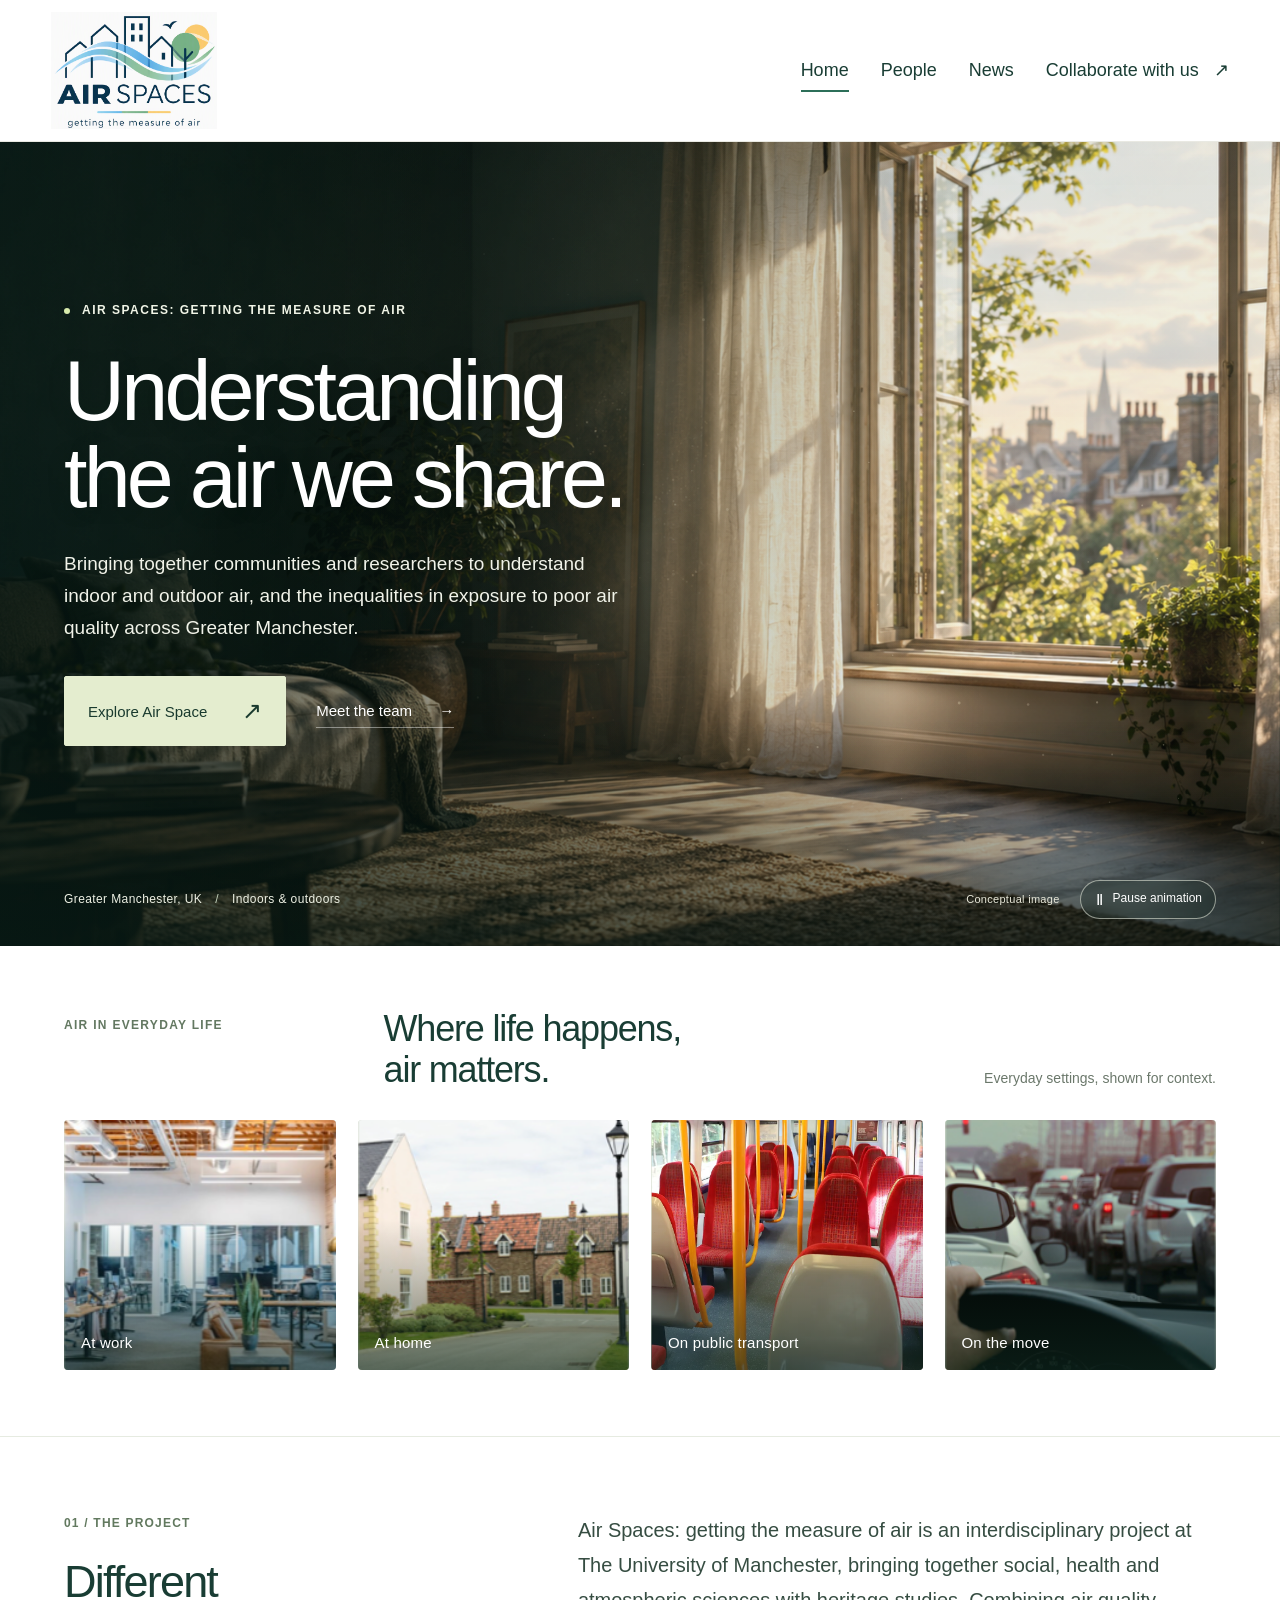
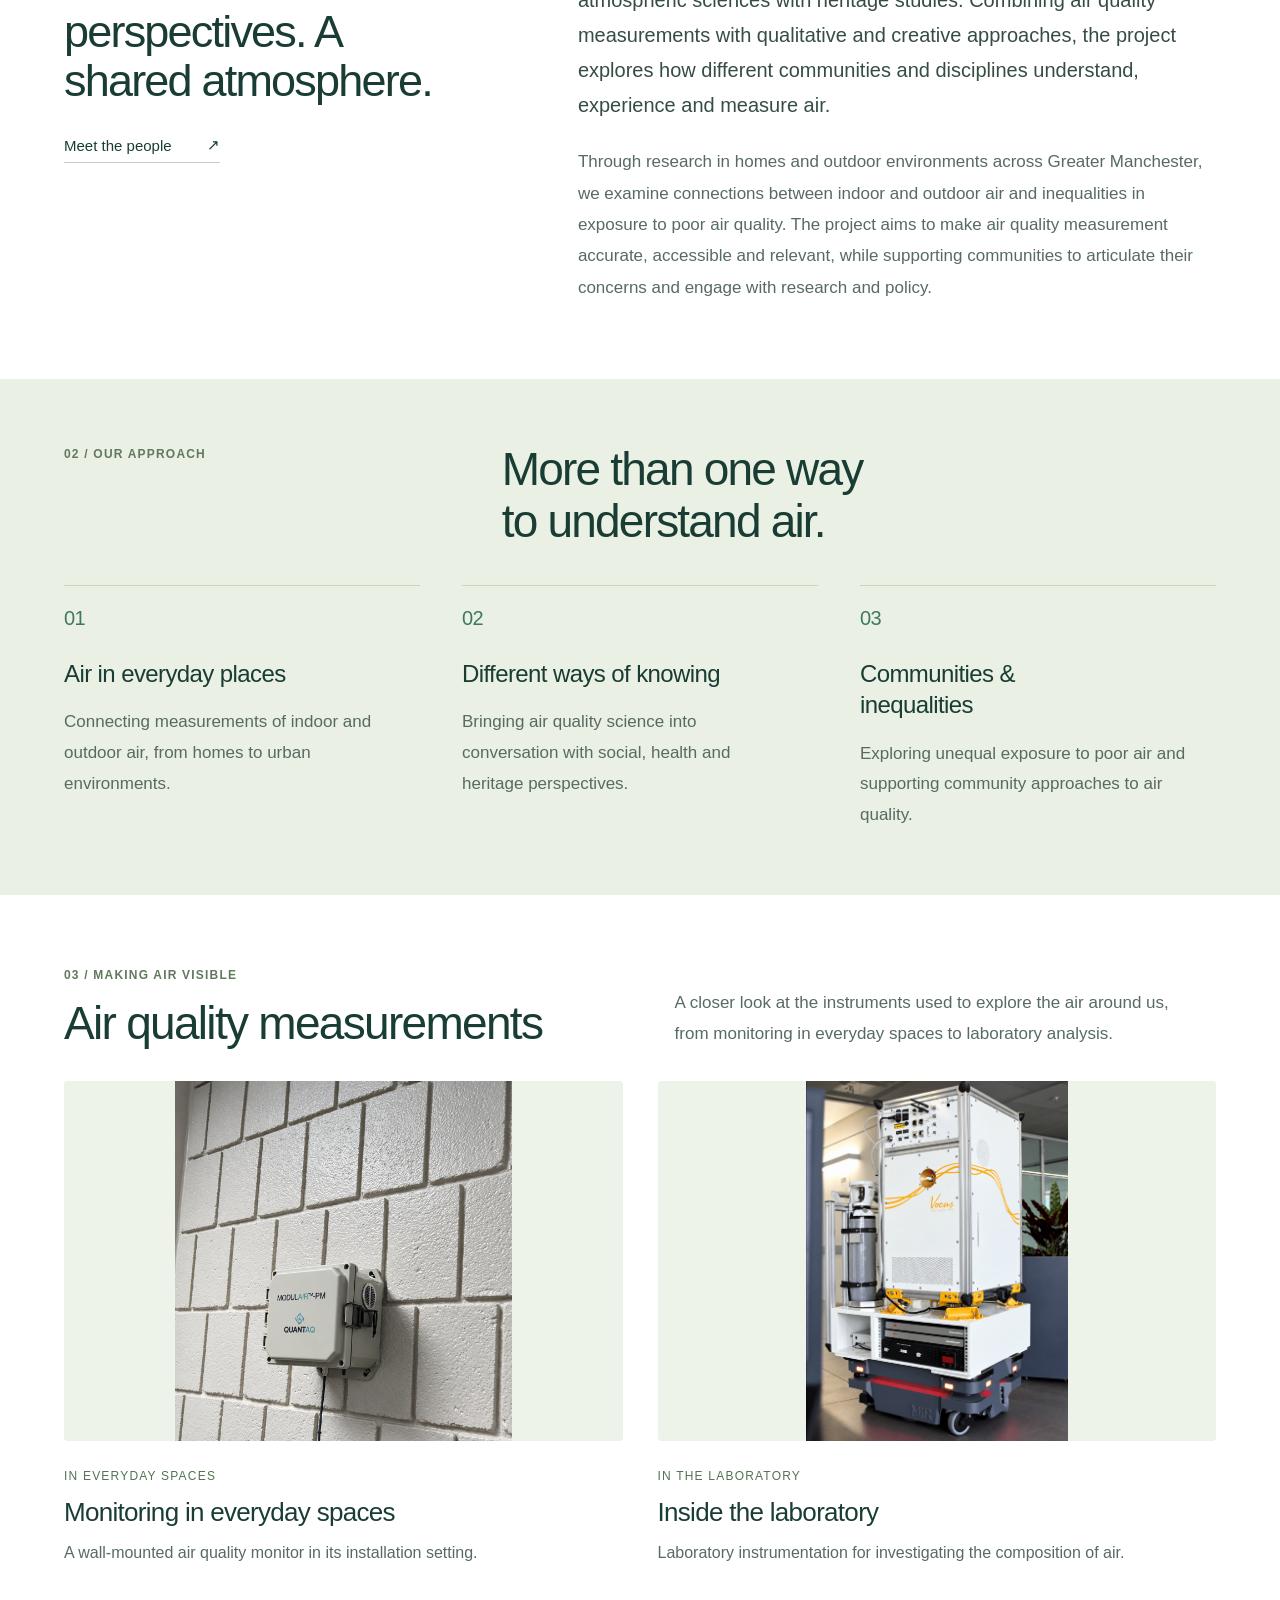
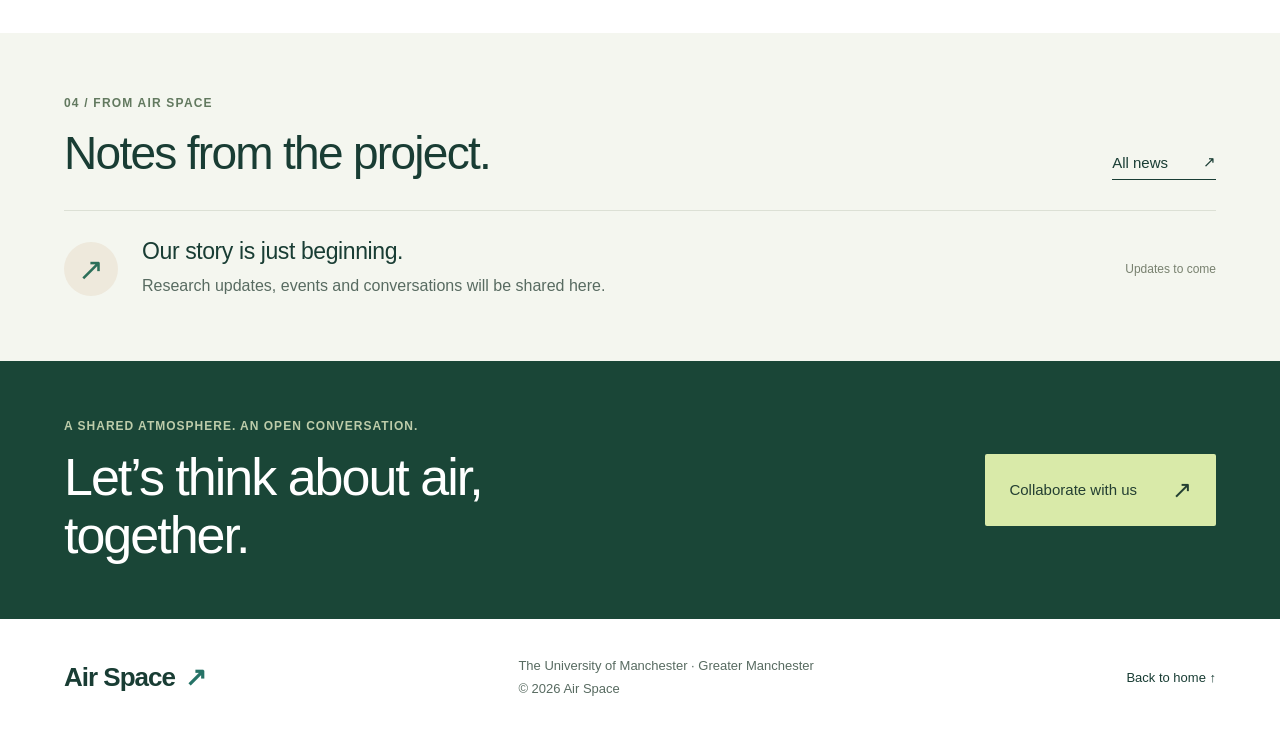
<file: index.html>
<!doctype html>
<html lang="en">
<head>
<meta charset="utf-8"><meta name="viewport" content="width=device-width, initial-scale=1">
<meta name="description" content="Air Space brings communities and researchers together to understand indoor and outdoor air quality and exposure inequalities across Greater Manchester.">
<link rel="icon" href="assets/logo.png?v=20261028-logo2" type="image/png">
<title>Air Space | Home</title><link rel="stylesheet" href="style.css?v=20261028-logo2"><script src="content.js" defer></script><script src="hero-motion.js?v=20261028-cinematic" defer></script><script src="site.js?v=20261028-logo2" defer></script>
</head>
<body>
<a class="skip" href="#main">Skip to content</a>
<header><div class="header-inner"><a class="brand brand-full-logo" href="#home" aria-label="Air Space home"><span id="brand-icon" class="brand-icon" aria-hidden="true">a<span>↗</span></span><span id="brand-name">Air Space</span></a><button class="menu-toggle" aria-expanded="false" aria-controls="navigation">Menu <span>☰</span></button><nav id="navigation" aria-label="Main navigation"><a href="#home">Home</a><a href="#people">People</a><a href="#news">News</a><a href="#collaborate">Collaborate with us <span>↗</span></a></nav></div></header>
<main id="main" tabindex="-1"></main>
<footer><a class="footer-brand" href="#home">Air Space<span>↗</span></a><div><p id="affiliation"></p><p>© <span id="year"></span> <span id="copyright-name"></span></p></div><a href="#home">Back to home ↑</a></footer>
<noscript>Please enable JavaScript to view the project content.</noscript>
</body></html>
</file>
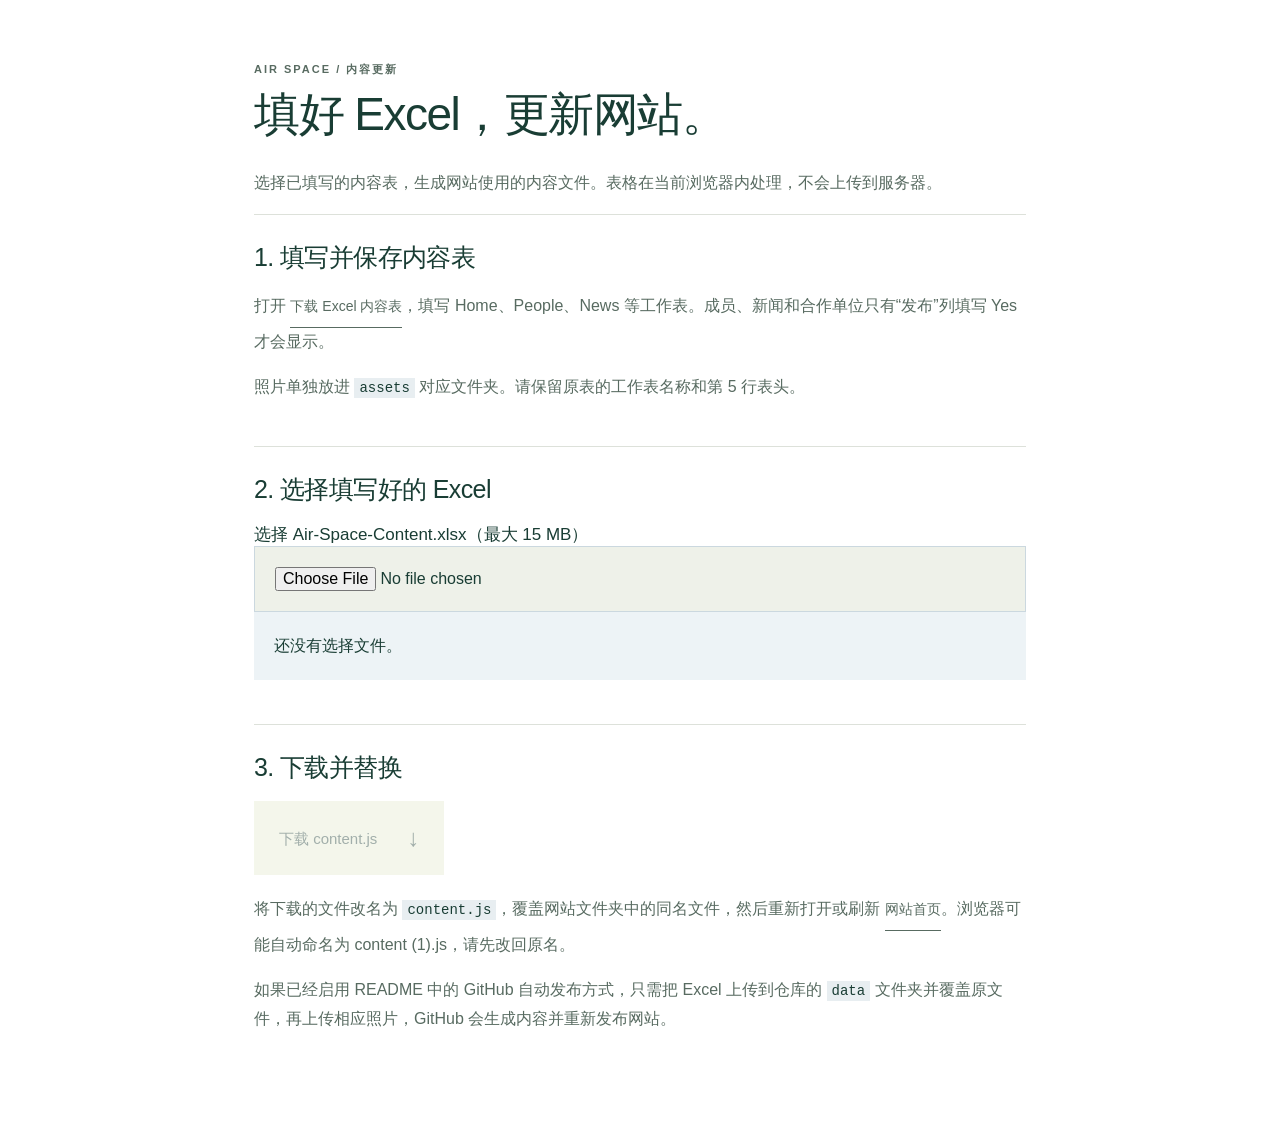
<file: update.html>
<!doctype html>
<html lang="zh-CN"><head><meta charset="utf-8"><meta name="viewport" content="width=device-width,initial-scale=1"><title>Air Space · 更新网站内容</title><link rel="stylesheet" href="style.css"><script src="content-tools.js" defer></script><script src="update.js" defer></script></head>
<body><main class="editor"><p class="eyebrow">Air Space / 内容更新</p><h1>填好 Excel，更新网站。</h1><p>选择已填写的内容表，生成网站使用的内容文件。表格在当前浏览器内处理，不会上传到服务器。</p>
<section class="editor-step"><h2>1. 填写并保存内容表</h2><p>打开 <a class="text-link" href="data/Air-Space-Content.xlsx" download>下载 Excel 内容表</a>，填写 Home、People、News 等工作表。成员、新闻和合作单位只有“发布”列填写 Yes 才会显示。</p><p>照片单独放进 <code>assets</code> 对应文件夹。请保留原表的工作表名称和第 5 行表头。</p></section>
<section class="editor-step"><h2>2. 选择填写好的 Excel</h2><label for="workbook">选择 Air-Space-Content.xlsx（最大 15 MB）</label><input id="workbook" type="file" accept=".xlsx"><p id="status" class="editor-status" role="status">还没有选择文件。</p><div id="summary"></div></section>
<section class="editor-step"><h2>3. 下载并替换</h2><button id="download" class="button" disabled>下载 content.js <span>↓</span></button><p style="margin-top:20px">将下载的文件改名为 <code>content.js</code>，覆盖网站文件夹中的同名文件，然后重新打开或刷新 <a class="text-link" href="index.html">网站首页</a>。浏览器可能自动命名为 content (1).js，请先改回原名。</p><p>如果已经启用 README 中的 GitHub 自动发布方式，只需把 Excel 上传到仓库的 <code>data</code> 文件夹并覆盖原文件，再上传相应照片，GitHub 会生成内容并重新发布网站。</p></section></main></body></html>
</file>
<file: style.css>
:root{--ink:#103f43;--muted:#547073;--paper:#fbfcf8;--teal:#1b736f;--line:#d7e1db;--lime:#d5ed68;--mint:#e7efe7}*{box-sizing:border-box}html{scroll-behavior:smooth;scroll-padding-top:30px}body{margin:0;background:var(--paper);color:var(--ink);font-family:Arial,Helvetica,sans-serif;-webkit-font-smoothing:antialiased}a{color:inherit;text-decoration:none}button{font:inherit}button,a{-webkit-tap-highlight-color:transparent}a:focus-visible,button:focus-visible,input:focus-visible{outline:3px solid #9a6b19;outline-offset:5px}[hidden]{display:none!important}.skip{position:absolute;top:-100px;left:20px;background:white;padding:16px;z-index:50}.skip:focus{top:10px}.wrap{width:min(1400px,90%);margin-inline:auto}header{background:#fbfcf8;border-bottom:1px solid var(--line);position:relative;z-index:5}.header-inner{max-width:1600px;margin:auto;padding:23px 4%;display:flex;align-items:center;gap:5%}.brand{display:flex;gap:13px;align-items:center;flex-shrink:0;font-size:30px;letter-spacing:-1.5px;font-weight:700}.brand-icon{display:flex;width:66px;height:66px;align-items:center;justify-content:center;font-size:42px}.brand-icon>span{display:none}.brand-icon img{width:100%;height:100%;object-fit:contain}nav{display:flex;flex:1;align-items:center;justify-content:space-between;gap:25px}nav>a{font-size:clamp(17px,1.55vw,24px);font-weight:500;line-height:1.3;white-space:nowrap;position:relative;padding:18px 0}nav>a:last-child span{margin-left:10px}nav>a[aria-current]:after{content:'';position:absolute;bottom:4px;left:0;right:0;height:3px;background:var(--teal)}nav>a:hover{color:var(--teal)}.menu-toggle{display:none}main{min-height:65vh}main:focus{outline:0}h1,h2,h3,p{margin-top:0}p{line-height:1.8;color:var(--muted);font-size:16px}h1,h2,h3{font-weight:500}h1{font-size:clamp(46px,5.7vw,88px);line-height:1.06;letter-spacing:-3.3px}h2{font-size:clamp(34px,3.5vw,50px);line-height:1.12;letter-spacing:-1.7px}h3{font-size:25px;line-height:1.25;letter-spacing:-.6px}.eyebrow{font-size:11px;letter-spacing:2px;text-transform:uppercase;font-weight:600;line-height:1.7}.hero{min-height:660px;height:min(790px,calc(100svh - 112px));position:relative;isolation:isolate;color:white;overflow:hidden;display:flex;flex-direction:column;justify-content:center;background:#367e7a}.hero-art,.hero-photo,.hero-shade{position:absolute;inset:0;z-index:-3;width:100%;height:100%;object-fit:cover}.hero-art svg{height:100%;width:100%;display:block}.hero-photo{z-index:-2}.hero-shade{z-index:-1;background:linear-gradient(90deg,#092e3bba,transparent 95%),linear-gradient(0deg,#123c4350,transparent 60%)}.hero-content{padding-top:20px;padding-bottom:70px}.hero .eyebrow{color:#d7edc3;margin-bottom:28px}.hero h1{max-width:890px;margin-bottom:25px;font-weight:500;text-wrap:balance}.hero-intro{color:#f0f5ed;max-width:630px;font-size:18px;line-height:1.7}.hero-link{display:flex;align-items:center;gap:28px;font-size:14px;margin-top:30px;width:fit-content}.hero-link span{background:var(--lime);color:var(--ink);border-radius:50%;height:48px;width:48px;display:grid;place-items:center;font-size:27px;transition:transform .2s}.hero-link:hover span{transform:rotate(45deg)}.hero-bottom{display:flex;justify-content:space-between;position:absolute;bottom:25px;left:5%;font-size:11px;color:#ebf3e7;letter-spacing:.6px}.mission{display:grid;grid-template-columns:1.2fr 1fr;gap:9%;align-items:center;padding-block:95px}.mission h2{max-width:500px;margin:25px 0}.large-copy{font-size:19px;line-height:1.75}.mission .text-link{margin-top:15px}.photo-frame{position:relative;background:var(--mint);overflow:hidden;min-height:240px}.photo-frame>img{position:absolute;width:100%;height:100%;object-fit:cover;inset:0}.image-placeholder{height:100%;min-height:inherit;display:flex;flex-direction:column;align-items:center;justify-content:center;gap:18px;color:#52766d;letter-spacing:1.6px;text-transform:uppercase;font-size:10px;text-align:center;padding:20px;background:linear-gradient(135deg,#dce8df,#edf0e3)}.placeholder-symbol{width:50px;height:50px;display:grid;place-items:center;border:1px solid #97b4a7;border-radius:50%;font-size:24px}.about-photo{height:480px;border-radius:0 110px 0 0}.focus-section{background:#eaf0e6;padding:65px 0 75px}.section-top{display:flex;justify-content:space-between;align-items:flex-end;gap:30px;margin-bottom:40px}.section-top h2{margin-bottom:0}.focus-grid{display:grid;grid-template-columns:repeat(3,1fr);gap:50px}.focus-grid article{border-top:1px solid #aabfb0;padding-top:25px}.focus-number{font-size:13px;color:var(--teal);display:block;margin-bottom:35px}.focus-grid h3{max-width:270px}.focus-grid p{margin-bottom:0;font-size:15px}.home-news{padding-block:85px}.text-link{display:inline-flex;gap:25px;align-items:center;border-bottom:1px solid var(--ink);padding-bottom:8px;font-size:14px}.text-link:hover{color:var(--teal)}.empty-state{border-block:1px solid var(--line);padding:40px 0;display:flex;gap:35px;align-items:center}.empty-state h2{font-size:30px;letter-spacing:-.8px;margin-bottom:10px}.empty-state p{margin-bottom:0}.empty-mark{font-size:42px;color:var(--teal);height:85px;min-width:85px;background:var(--mint);border-radius:50%;display:grid;place-items:center}.join-strip{background:var(--ink);padding-block:65px;color:white}.join-strip .wrap{position:relative}.join-strip .eyebrow{color:var(--lime)}.join-strip h2{margin-bottom:0}.button{display:inline-flex;align-items:center;justify-content:space-between;gap:30px;padding:20px 25px;background:var(--lime);color:var(--ink);font-size:15px;line-height:1.4;border:0;cursor:pointer}.button span{font-size:24px}.button:hover{background:#e2f69b}.join-strip .button{position:absolute;right:0;bottom:10px}.page-heading{background:#e7efe7;position:relative;overflow:hidden;padding:75px 0 65px;isolation:isolate}.page-heading h1{max-width:900px;font-size:clamp(46px,5vw,78px);margin:25px 0}.page-heading .lede{font-size:18px;max-width:800px;margin-bottom:0}.heading-orbit{height:700px;width:700px;border:1px solid #b4cabb;border-radius:50%;position:absolute;right:-160px;top:-300px;z-index:-1;box-shadow:0 0 0 50px #d8e6db80,0 0 0 100px #d4e1d750}.content-section{padding-block:65px 90px}.people-grid{display:grid;grid-template-columns:repeat(3,1fr);gap:45px 35px}.person .photo-frame{height:360px}.person h2{font-size:29px;margin:25px 0 8px;letter-spacing:-1px}.person p{font-size:15px}.person .role{font-size:12px;text-transform:uppercase;letter-spacing:1px;color:var(--teal)}.news-grid{display:grid;grid-template-columns:repeat(3,1fr);gap:35px}.news-card .photo-frame{height:240px}.news-card-copy{padding:25px 0}.news-card h3{font-size:27px}.news-card p:not(.eyebrow){font-size:15px}.contact-panel{background:var(--ink);color:white;padding:50px;display:flex;justify-content:space-between;align-items:center;gap:35px;margin-bottom:65px}.contact-panel p{color:#d6e5db;max-width:550px}.contact-panel p:last-child{margin:0}.contact-panel .eyebrow{color:var(--lime)}.contact-panel h2{margin-bottom:20px}.contact-soon{font-size:14px;line-height:1.6;max-width:200px;border-bottom:1px solid #8caba3;padding-bottom:15px}.partner-empty{padding:35px;border:1px dashed #a7bbad}.partner-grid{display:grid;grid-template-columns:repeat(4,1fr);gap:30px}.partner-grid .photo-frame{height:140px;min-height:140px;background:white}.partner-grid img{object-fit:contain;padding:20px}.partner-grid h3{font-size:20px;margin-top:15px}footer{background:#f0f3eb;padding:40px 5%;display:flex;align-items:center;justify-content:space-between;gap:30px}footer p{font-size:12px;margin:0;max-width:420px}.footer-brand{font-size:29px;letter-spacing:-1px;font-weight:700}.footer-brand span{margin-left:10px;color:var(--teal)}footer>a:last-child{font-size:12px}.editor{max-width:900px;padding:60px 5%;margin:auto}.editor h1{font-size:46px;letter-spacing:-1.5px}.editor-step{border-top:1px solid var(--line);padding:28px 0}.editor-step h2{font-size:25px;letter-spacing:-.6px}.editor input{font-size:16px;width:100%;padding:20px;background:var(--mint)}.editor button:disabled{opacity:.4;cursor:default}.editor-status{white-space:pre-wrap;line-height:1.7;padding:20px;background:var(--mint);overflow-wrap:anywhere}.editor-status.error{background:#f8e4dc;color:#8d301a}.editor code{font-size:14px;background:#e8ede5;padding:2px 5px}#summary{font-size:15px}
@media(min-width:1700px){.hero-bottom{left:calc((100% - 1400px)/2)}}@media(max-width:1100px){.header-inner{gap:30px}.brand{font-size:25px}.brand-icon{width:53px;height:53px}nav{gap:20px}nav>a{font-size:17px}.hero{min-height:620px}.mission{gap:6%}.about-photo{height:460px}.news-grid{grid-template-columns:repeat(2,1fr)}.focus-grid{gap:30px}.person .photo-frame{height:300px}}@media(max-width:800px){.header-inner{padding:16px 5%;justify-content:space-between;flex-wrap:wrap}.menu-toggle{display:flex;gap:15px;padding:10px 0;border:0;background:none;color:var(--ink);align-items:center;font-size:16px}.brand{font-size:26px}.brand-icon{height:48px;width:48px}nav{display:none;flex-basis:100%;padding-block:5px;flex-direction:column;align-items:stretch;gap:0}nav.open{display:flex}nav>a{font-size:21px;padding:17px 0;border-top:1px solid var(--line)}nav>a[aria-current]:after{right:auto;width:35px;bottom:7px}.hero{height:auto;min-height:640px}.hero h1{font-size:60px;max-width:650px}.hero-content{padding-top:50px;padding-bottom:90px}.hero-intro{font-size:17px;max-width:550px}.hero-bottom{font-size:10px}.mission{grid-template-columns:1fr;gap:35px;padding-block:60px}.about-photo{height:340px}.focus-grid{grid-template-columns:1fr}.focus-grid h3{max-width:100%;font-size:29px}.focus-number{margin-bottom:20px}.focus-section{padding-block:50px}.focus-section .section-top{display:block}.focus-section h2{margin-top:20px}.people-grid{grid-template-columns:repeat(2,1fr)}.news-grid{gap:25px}.join-strip .button{position:static;margin-top:30px}.contact-panel{padding:30px;flex-direction:column;align-items:flex-start}.contact-soon{max-width:none}.partner-grid{grid-template-columns:repeat(2,1fr)}footer{flex-wrap:wrap}.page-heading{padding-block:50px}.page-heading h1{letter-spacing:-2px}}@media(max-width:500px){.hero h1{font-size:49px;letter-spacing:-2px}.hero{min-height:640px}.hero .eyebrow{font-size:10px}.hero-bottom{flex-direction:column;gap:8px}.hero-intro{font-size:16px}.hero-link{margin-top:25px}.hero-art svg{width:160%;margin-left:-30%}.mission{padding-block:45px}.about-photo{height:280px;border-radius:0 70px 0 0}.large-copy{font-size:17px}.section-top{align-items:flex-start;gap:20px;flex-direction:column}.home-news{padding-block:50px}.empty-state{gap:20px;align-items:flex-start}.empty-mark{height:50px;min-width:50px;font-size:29px}.empty-state h2{font-size:25px}.empty-state p{font-size:14px}.people-grid,.news-grid{grid-template-columns:1fr}.person .photo-frame{height:380px}.page-heading h1{font-size:45px}.content-section{padding-block:40px 60px}.contact-panel{padding:25px}.button{overflow-wrap:anywhere;max-width:100%}footer{flex-direction:column;align-items:flex-start;gap:23px}.partner-grid{grid-template-columns:1fr 1fr}.editor h1{font-size:36px}}
@media(prefers-reduced-motion:reduce){html{scroll-behavior:auto}*{transition:none!important}}

/* Section palette: white reading areas, blue-grey research, sage invitation. */
:root{--ink:#192c3c;--muted:#596b78;--paper:#ffffff;--teal:#267367;--line:#dce3e7;--lime:#cde8bf;--mint:#edf3f5;--navy:#122b3b;--card-text:#192c3c;--card-muted:#596b78}
body{background:#fff;color:var(--ink)}
header{background:#fff;border-bottom-color:#e5e9eb}
nav>a:hover{color:var(--teal)}
nav>a[aria-current]:after{background:var(--teal)}
a:focus-visible,button:focus-visible,input:focus-visible{outline-color:#267367}
.hero{background:#18384b}
.hero-art #sky stop:nth-child(1){stop-color:#18384b}
.hero-art #sky stop:nth-child(2){stop-color:#426576}
.hero-art #sky stop:nth-child(3){stop-color:#91acb3}
.hero-art #glass stop{stop-color:#d2e0e2}
.hero-shade{background:linear-gradient(90deg,#102a3ac9,transparent 95%),linear-gradient(0deg,#17394c50,transparent 65%)}
.hero .eyebrow,.hero-bottom{color:#e2eee8}
.hero-intro{color:#f2f6f7}
.hero-link span,.button{color:#19382f}
.button:hover{background:#bcdbae}
.mission,.home-news,.content-section{background:transparent}
.photo-frame{background:#e9eff1}
.image-placeholder{background:linear-gradient(135deg,#e2ebee,#f1f5f5);color:#607883}
.placeholder-symbol{border-color:#a6b9bf}
.focus-section{background:#edf3f6}
.focus-grid article{border-top-color:#b9cbd3}
.focus-number{color:#267367}
.text-link{border-bottom-color:currentColor}
.empty-mark{background:#edf3f5;color:#267367}
.join-strip{background:#e8f0e5;color:var(--ink);border:0}
.join-strip .eyebrow{color:#42674a}
.join-strip .button{background:#234e43;color:white}
.join-strip .button:hover{background:#32685a}
.page-heading{background:#edf3f6}
.heading-orbit{border-color:#cfdee4;box-shadow:0 0 0 50px #e0eaf080,0 0 0 100px #e5eef280}
.person,.news-card,.partner-grid article{background:#fff;color:var(--ink);border:1px solid #e0e7eb;border-radius:5px;overflow:hidden}
.person{padding-bottom:26px}
.person h2,.person>p,.person>.text-link{margin-left:24px;margin-right:24px}
.person p,.news-card p,.partner-grid p{color:var(--muted)}
.person .role{color:#267367}
.news-card-copy{padding:25px}
.news-card .eyebrow{color:#536c79}
.partner-grid article{padding:20px}
.partner-grid .photo-frame{background:#fff}
.partner-grid .text-link{font-size:12px}
.contact-panel{background:#e8f0e5;color:var(--ink);border:1px solid #d4e2d2}
.contact-panel p{color:#526a58}
.contact-panel .eyebrow{color:#42674a}
.contact-panel .button{background:#234e43;color:white}
.contact-panel .button:hover{background:#32685a}
.contact-soon{border-bottom-color:#9db49e;color:#43634c}
.partner-empty{border-color:#bccbd2}
footer{background:#fff;border-top:1px solid #dce3e7;color:var(--ink)}
footer p{color:var(--muted)}
.footer-brand span{color:#267367}
.editor input{color:var(--ink);border:1px solid #cbd8df}
.editor-status{background:#edf3f6;color:var(--ink)}
.editor code{background:#e8eef1;color:var(--ink)}
@media(max-width:800px){nav>a{border-top-color:#e5e9eb}}

/* People: editorial introduction followed by two portrait directories. */
.team-intro{padding-block:48px 58px}
.team-intro h1{font-size:clamp(36px,4vw,52px);letter-spacing:-1.5px;margin-bottom:45px}
.team-intro-grid{display:grid;grid-template-columns:1fr 1fr;gap:6%;align-items:start}
.team-intro-lead{font-size:clamp(21px,2.2vw,29px);line-height:1.3;color:var(--ink);letter-spacing:-.6px;margin-bottom:24px}
.team-intro-grid>div>p:last-child{margin-bottom:0}
.team-photo{aspect-ratio:3/2;min-height:0;border-radius:4px}
.team-photo .image-placeholder{min-height:0;height:100%;position:absolute;inset:0}
.team-group{padding:0 0 60px;background:white}
.team-group h2{font-size:clamp(30px,3vw,40px);border-top:1px solid #cbd7dd;padding-top:20px;margin-bottom:40px;letter-spacing:-1px}
.team-group-tint{background:#f2f6f7;padding-top:35px}
.team-group-tint h2{border:0;padding-top:0}
.team-grid{display:grid;grid-template-columns:repeat(3,minmax(0,1fr));gap:36px 28px}
.team-person{min-width:0}
.team-portrait{aspect-ratio:3/2;min-height:0;border-radius:4px;background:#f8fafb}
.team-portrait>img{object-position:center 25%}
.team-portrait .image-placeholder{position:absolute;inset:0;min-height:0;background:#eef3f5;isolation:isolate}
.team-portrait .image-placeholder:before,.team-portrait .image-placeholder:after{content:'';position:absolute;width:120%;height:150%;border:1px solid #b9ccd3;border-radius:50%;transform:rotate(-28deg);inset:-30% 5%;z-index:-1}
.team-portrait .image-placeholder:after{inset:25% -40%;transform:rotate(30deg);border-color:#c8d8c5}
.team-person h3{font-size:18px;letter-spacing:-.25px;line-height:1.45;margin:12px 0 3px}
.team-person p{font-size:15px;line-height:1.6;margin-bottom:2px}
.team-person .team-role{color:var(--ink)}
.team-person .team-bio{font-size:14px;margin-top:12px}
.team-person .text-link{font-size:12px;margin-top:12px}
.team-pending h3{font-size:16px;font-weight:400;color:#526a75}
.team-pending>p{font-size:13px;color:#667d87}
@media(max-width:800px){.team-intro-grid{grid-template-columns:1fr;gap:30px}.team-intro{padding-block:35px 45px}.team-intro h1{margin-bottom:28px}.team-grid{grid-template-columns:repeat(2,minmax(0,1fr));gap:30px 22px}.team-photo{max-height:420px}.team-group h2{margin-bottom:28px}}
@media(max-width:500px){.team-grid{grid-template-columns:1fr}.team-intro-lead{font-size:23px}.team-group{padding-bottom:40px}.team-group-tint{padding-top:30px}.team-portrait{aspect-ratio:3/2}}

/* Member portraits link to calm, readable biography pages. */
.team-profile-link{display:block;position:relative;border-radius:4px}
.portrait-open{position:absolute;right:12px;bottom:12px;height:36px;width:36px;display:grid;place-items:center;border-radius:50%;background:#fff;color:#234e43;border:1px solid #d9e4e6;font-size:22px;transition:transform .2s,background .2s}
.team-profile-link:hover .portrait-open{background:#dcebd9;transform:translate(2px,-2px)}
.team-person h3>a:hover{color:var(--teal);text-decoration:underline;text-underline-offset:4px}
.team-read-more{display:inline-flex;gap:20px;margin-top:13px;font-size:12px;color:var(--teal)}
.profile-page{padding:35px 0 0}
.profile-back{display:inline-block;font-size:13px;color:#526c78;margin-bottom:48px;padding-block:8px}
.profile-back:hover{color:var(--teal)}
.profile-layout{display:grid;grid-template-columns:minmax(0,1.25fr) minmax(0,.8fr);gap:9%;align-items:start}
.profile-copy h1{font-size:clamp(38px,4.5vw,66px);line-height:1.08;letter-spacing:-2px;overflow-wrap:anywhere;margin:18px 0 22px;max-width:700px}
.profile-role{font-size:21px;color:var(--ink);line-height:1.5;margin-bottom:4px}
.profile-affiliation{font-size:16px;margin-bottom:0}
.profile-biography{margin-top:38px;border-top:1px solid var(--line);padding-top:28px}
.profile-copy h2,.profile-contact h2{font-size:13px;letter-spacing:1.4px;text-transform:uppercase;font-weight:600;margin:0 0 20px}
.profile-biography p{font-size:16px;line-height:1.9;max-width:66ch;margin-bottom:22px}
.profile-biography .profile-lead{font-size:20px;line-height:1.65;color:#304b5a}
.profile-aside{position:sticky;top:30px}
.profile-portrait{aspect-ratio:4/5;min-height:0;border-radius:6px}
.profile-portrait>img{object-fit:contain;object-position:center;background:#edf3f5}
.profile-portrait .image-placeholder{position:absolute;inset:0;min-height:0}
.profile-contact{padding:25px 0 0}
.profile-contact h2{color:#526b78;margin-bottom:14px}
.profile-contact>a{display:flex;justify-content:space-between;gap:20px;font-size:14px;padding:13px 0;border-top:1px solid var(--line)}
.profile-contact>a:hover{color:var(--teal)}
.profile-contact>p{font-size:13px}
.profile-interests{margin-top:35px}
.profile-interests ul{display:flex;flex-wrap:wrap;gap:10px;padding:0;list-style:none;margin-bottom:0}
.profile-interests li{background:#edf3f5;border:1px solid #dfe8ec;border-radius:4px;font-size:13px;line-height:1.6;color:#345461;padding:8px 13px}
.profile-bottom{display:flex;align-items:center;justify-content:space-between;gap:20px;border-top:1px solid var(--line);margin-top:65px;padding:25px 0 40px}
.profile-bottom>span{font-size:11px;color:var(--muted)}
@media(max-width:800px){.profile-layout{grid-template-columns:minmax(0,1.2fr) minmax(0,.8fr);gap:6%}.profile-aside{position:static}.profile-role{font-size:18px}.profile-copy h1{letter-spacing:-1.2px}.profile-back{margin-bottom:30px}}
@media(max-width:600px){.profile-layout{display:flex;flex-direction:column;gap:35px}.profile-copy,.profile-aside{width:100%}.profile-portrait{aspect-ratio:1;max-width:450px}.profile-contact{max-width:450px}.profile-biography .profile-lead{font-size:18px}.profile-page{padding-top:20px}.profile-bottom{margin-top:35px}.profile-copy h1{font-size:42px}}

/* Keep desktop navigation together instead of spreading across the header. */
nav{flex:0 1 auto;margin-left:auto;justify-content:flex-end;gap:36px}
@media(max-width:1100px){nav{gap:26px}}
@media(max-width:800px){nav{flex-basis:100%;margin-left:0;gap:0}}

/* Preserve full portraits when members supply vertical headshots. */
.team-portrait>img{object-fit:contain;object-position:center;background:#f3f6f7}

/* Equipment photographs retain their full instrument geometry. */
.equipment-section{padding:0 0 70px;background:#fff}
.equipment-section>.wrap{border-top:1px solid var(--line);padding-top:55px}
.equipment-intro{display:grid;grid-template-columns:1fr 1fr;gap:6%;align-items:end;margin-bottom:32px}
.equipment-intro h2{margin-bottom:0;max-width:550px}
.equipment-intro>p{margin-bottom:0;max-width:520px}
.equipment-grid{display:grid;grid-template-columns:1fr 1fr;gap:32px}
.equipment-grid figure{margin:0;min-width:0}
.equipment-image{height:440px;min-height:0;border-radius:5px;background:#eef2f2}
.equipment-image>img{object-fit:contain;background:#eef2f2}
.equipment-image .image-placeholder{height:440px;min-height:0}
.equipment-grid figcaption{padding:24px 0 0}
.equipment-grid figcaption .eyebrow{color:var(--teal);font-size:10px}
.equipment-grid h3{font-size:25px;margin:12px 0 10px}
.equipment-grid figcaption p{font-size:14px;max-width:500px;margin-bottom:0}
@media(max-width:800px){.equipment-intro{grid-template-columns:1fr;gap:20px}.equipment-image,.equipment-image .image-placeholder{height:340px}.equipment-grid{gap:24px}}
@media(max-width:550px){.equipment-grid{grid-template-columns:1fr;gap:35px}.equipment-image,.equipment-image .image-placeholder{height:380px}.equipment-section{padding-bottom:45px}.equipment-section>.wrap{padding-top:35px}}

/* Air Space: warm paper, forest ink, restrained clay accents. */
:root{--ink:#203c37;--muted:#626e68;--paper:#fff;--teal:#326858;--line:#dde1da;--lime:#e4ebce;--mint:#eef1e9;--navy:#203c37;--card-text:#203c37;--card-muted:#626e68;--clay:#a95737;--cream:#f6f5ee}
body{color:var(--ink)}
header{border-bottom:1px solid #e9e9e2}
.header-inner{padding-block:19px}
.brand{font-size:27px;letter-spacing:-1.1px}
.brand-icon{height:56px;width:56px}
nav>a{font-size:17px;font-weight:500}
nav{gap:32px}
nav>a[aria-current]:after{height:2px;bottom:8px}
.home-editorial h1,.home-editorial h2{font-family:Georgia,'Times New Roman',serif;font-weight:400}
.life-hero{background:var(--cream);padding:48px 0 50px;overflow:hidden}
.life-hero-grid{display:grid;grid-template-columns:1.05fr 1fr;gap:7%;align-items:center}
.life-hero-copy{padding:20px 0}
.life-hero-copy>.eyebrow{font-size:10px;letter-spacing:1.45px;color:#62725d;display:flex;align-items:center;gap:10px;max-width:450px;line-height:1.8}
.project-dot{height:7px;min-width:7px;border-radius:50%;background:var(--clay)}
.life-hero h1{font-size:clamp(50px,5.6vw,84px);line-height:1.03;letter-spacing:-3px;margin:27px 0;max-width:650px;text-wrap:balance}
.life-hero-intro{font-size:17px;line-height:1.8;max-width:480px;color:#596b61;margin-bottom:28px}
.editorial-button{background:#254d40;color:#fff;font-size:13px;padding:15px 20px;gap:40px;border-radius:2px}
.editorial-button:hover{background:#386553}
.hero-location{display:flex;gap:10px;align-items:center;font-size:10px;letter-spacing:.25px;margin-top:42px;color:#697568;flex-wrap:wrap}
.location-mark{font-size:18px;color:var(--clay)}
.location-divider{height:12px;width:1px;background:#c7cfc1;margin:0 4px}
.places-composition{position:relative;padding:0 0 0 4px}
.places-topline{display:flex;justify-content:space-between;align-items:center;margin:0 0 16px}
.places-topline .eyebrow{margin:0;font-size:9px;color:#657564;letter-spacing:1.8px}
.places-index{font-size:10px;letter-spacing:1px;color:#7d866f}
.places-mosaic{display:grid;grid-template-columns:1fr 1fr;grid-template-rows:224px 224px;gap:16px}
.place-tile{margin:0;position:relative;isolation:isolate;overflow:hidden;border-radius:3px;background:#d9dfd3}
.place-image{height:100%;min-height:0;background:#d9dfd3}
.place-image .image-placeholder{height:100%;min-height:0}
.place-tile:after{content:'';position:absolute;inset:45% 0 0;background:linear-gradient(transparent,#152c2594);pointer-events:none}
.place-tile figcaption{position:absolute;left:16px;bottom:14px;right:12px;color:#fff;font-size:12px;letter-spacing:.2px;z-index:1}
.place-work{grid-column:1;grid-row:1}.place-home{grid-column:2;grid-row:1;transform:translateY(28px)}
.place-transport{grid-column:1;grid-row:2}.place-commute{grid-column:2;grid-row:2;transform:translateY(28px)}
.place-work img{object-position:center 55%}.place-home img{object-position:center 65%}.place-transport img{object-position:center 35%}.place-commute img{object-position:center 50%}
.places-note{font-size:9px;line-height:1.5;color:#75806f;margin:42px 0 0;text-align:right;letter-spacing:.25px}
.project-ribbon{background:#e9eee2;border-block:1px solid #dfe5d8}
.project-ribbon>.wrap{display:flex;align-items:center;justify-content:center;gap:34px;padding-block:21px;color:#5b6f58;font-size:11px;letter-spacing:1px}
.ribbon-dot{color:#a95737;font-size:18px;line-height:1}
.project-story{padding-block:80px;display:grid;grid-template-columns:.85fr 1.4fr;gap:10%;align-items:start}
.story-heading h2{font-size:clamp(34px,3.1vw,46px);letter-spacing:-1.4px;line-height:1.15;margin:24px 0 30px;max-width:400px}
.story-heading .eyebrow,.research-header .eyebrow,.equipment-intro .eyebrow,.editorial-news .eyebrow{font-size:9px;color:#7f715d;letter-spacing:1.8px}
.story-heading .text-link{font-size:12px;gap:35px;border-color:#c8cec2}
.story-copy .story-lead{font-size:18px;line-height:1.85;color:#364d42;margin-bottom:23px}
.story-copy>p:last-child{font-size:14px;line-height:1.95;margin-bottom:0}
.story-photo{grid-column:1/-1;height:380px;margin-top:-10px}
.research-editorial{padding:60px 0 65px;background:#f0f2eb}
.research-header{display:flex;justify-content:space-between;align-items:flex-start;gap:30px;margin-bottom:38px}
.research-header h2{font-size:clamp(33px,3.1vw,44px);line-height:1.1;letter-spacing:-1.1px;margin:0;width:62%}
.research-columns{display:grid;grid-template-columns:repeat(3,1fr);gap:42px}
.research-columns article{border-top:1px solid #cad3c4;padding-top:21px}
.research-number{font-family:Georgia,serif;font-size:25px;color:var(--clay);display:block;margin-bottom:28px}
.research-columns h3{font-size:21px;line-height:1.3;letter-spacing:-.5px;max-width:260px;margin-bottom:15px}
.research-columns p{font-size:13px;line-height:1.85;margin-bottom:0;max-width:330px}
.home-editorial .equipment-section{padding:70px 0 65px}
.home-editorial .equipment-section>.wrap{border:0;padding-top:0}
.home-editorial .equipment-intro h2{font-size:clamp(34px,3.3vw,48px);letter-spacing:-1.5px}
.home-editorial .equipment-intro>p{font-size:14px;line-height:1.85}
.home-editorial .equipment-grid{gap:35px}
.home-editorial .equipment-image{height:330px;background:#f0f2ee;border-radius:2px}
.home-editorial .equipment-image>img{background:#f0f2ee}
.equipment-category{font-size:9px;text-transform:uppercase;letter-spacing:1.3px;color:#99704b}
.home-editorial .equipment-grid h3{font-size:22px;line-height:1.3;letter-spacing:-.5px;margin:11px 0 9px}
.home-editorial .equipment-grid figcaption p{font-size:13px}
.editorial-news{background:#f7f6f0;padding:55px 0}
.editorial-news h2{font-size:clamp(34px,3.3vw,46px);letter-spacing:-1.3px;margin:15px 0 0}
.editorial-news .text-link{font-size:12px;gap:35px}
.editorial-news .section-top{margin-bottom:30px}
.news-waiting{border-top:1px solid #dce0d5;display:flex;align-items:center;gap:24px;padding-top:26px}
.news-waiting-arrow{font-size:31px;color:var(--clay);height:54px;width:54px;display:grid;place-items:center;background:#eee9dc;border-radius:50%;flex-shrink:0}
.news-waiting h3{font-size:20px;letter-spacing:-.4px;margin-bottom:6px}
.news-waiting p{font-size:13px;margin:0}
.news-waiting-label{margin-left:auto;font-size:10px;color:#78816f;white-space:nowrap}
.editorial-invitation{background:#25483c;color:#fff;padding:45px 0}
.editorial-invitation>.wrap{display:flex;justify-content:space-between;align-items:center;gap:30px}
.editorial-invitation .eyebrow{font-size:9px;color:#bdccaa;letter-spacing:1.5px}
.editorial-invitation h2{font-size:clamp(34px,3.6vw,50px);line-height:1.1;letter-spacing:-1.1px;margin:12px 0 0}
.editorial-invitation .button{background:#e1eacb;color:#243f32;padding:16px 22px;font-size:13px;gap:35px;border-radius:2px}
.editorial-invitation .button:hover{background:#edf2df}
footer{padding-block:32px;border-top:0;background:#fff}
footer p{font-size:11px}
.footer-brand{font-size:26px}
.page-heading{background:#f4f5ee}.heading-orbit{border-color:#d9dfd1;box-shadow:0 0 0 50px #e4e9dc80,0 0 0 100px #edf0e780}
.team-group-tint{background:#f3f5ef}.profile-interests li{background:#f0f3e9;border-color:#e0e6d8;color:#49604a}
@media(min-width:1500px){.places-mosaic{grid-template-rows:260px 260px}.life-hero{padding-block:55px}}
@media(max-width:1050px){.life-hero-grid{gap:5%}.life-hero h1{font-size:59px}.places-mosaic{grid-template-rows:195px 195px;gap:12px}.project-ribbon>.wrap{gap:23px}.research-columns{gap:28px}}
@media(max-width:800px){nav{gap:0}.header-inner{padding-block:15px}.brand{font-size:25px}.brand-icon{height:46px;width:46px}.life-hero{padding-block:30px 35px}.life-hero-grid{grid-template-columns:1fr;gap:30px}.life-hero-copy{padding:0}.life-hero h1{font-size:64px;max-width:600px;margin-block:22px}.life-hero-intro{max-width:620px}.hero-location{margin-top:27px}.places-composition{max-width:650px;width:100%;padding:0}.places-mosaic{grid-template-rows:230px 230px;gap:16px}.places-note{margin-top:40px}.project-ribbon>.wrap{gap:15px;flex-wrap:wrap;padding-block:18px;font-size:10px;letter-spacing:.3px}.project-story{grid-template-columns:1fr;gap:30px;padding-block:50px}.story-heading h2{max-width:550px;margin-top:18px}.story-copy .story-lead{font-size:17px}.research-header{display:block}.research-header h2{width:100%;margin-top:20px}.research-columns{gap:25px}.research-columns h3{font-size:19px}.home-editorial .equipment-section{padding-block:50px}.home-editorial .equipment-image{height:300px}.editorial-news{padding-block:45px}.news-waiting-label{display:none}}
@media(max-width:550px){.life-hero h1{font-size:53px;letter-spacing:-2px}.life-hero-intro{font-size:15px}.life-hero-copy>.eyebrow{font-size:9px}.places-mosaic{grid-template-rows:180px 180px;gap:12px}.place-tile figcaption{font-size:10px;left:11px;bottom:10px}.places-note{font-size:8px}.project-ribbon>.wrap{justify-content:flex-start;gap:12px}.ribbon-dot{display:none}.project-ribbon span{flex-basis:44%}.research-editorial{padding-block:40px}.research-columns{grid-template-columns:1fr;gap:28px}.research-number{margin-bottom:16px}.research-columns h3{font-size:23px;max-width:none}.research-columns p{max-width:none}.home-editorial .equipment-grid{gap:30px}.home-editorial .equipment-image{height:330px}.equipment-intro{gap:20px}.editorial-invitation>.wrap{flex-direction:column;align-items:flex-start}.editorial-invitation h2{font-size:39px}.news-waiting{align-items:flex-start;gap:15px}.news-waiting-arrow{height:42px;width:42px;font-size:25px}.news-waiting h3{font-size:18px}.news-waiting p{font-size:12px}.story-heading h2{font-size:37px}}

/* Finishing layer: legible small type and a quiet animated brand motif. */
.life-hero{position:relative;isolation:isolate}
.life-hero-grid{position:relative;z-index:1}
.airflow-art{position:absolute;right:-180px;bottom:-120px;width:900px;height:680px;z-index:0;opacity:.5;pointer-events:none;overflow:hidden}
.airflow-art svg{height:100%;width:100%}
.flow-contour{stroke:#a8b99e;stroke-width:1;opacity:.55}
.flow-trace{stroke:#688d75;stroke-width:1.4;stroke-dasharray:6 15;opacity:.65;animation:airflow-drift 26s linear infinite}
.flow-trace.clay{stroke:#b17a55;animation-duration:35s;opacity:.4}
@keyframes airflow-drift{to{stroke-dashoffset:-420}}
.motion-paused .flow-trace{animation-play-state:paused}
.motion-toggle{display:inline-flex;align-items:center;gap:8px;border:0;border-bottom:1px solid #cbd2c1;background:transparent;color:#62705e;padding:6px 0;margin-top:12px;font-size:10px;cursor:pointer}
.motion-toggle:hover{color:#284d3d;border-color:#284d3d}
.motion-icon{width:12px;font-size:13px;text-align:center}
.life-hero-copy>.eyebrow{font-size:11px;letter-spacing:1.1px}
.places-topline .eyebrow{font-size:10px;letter-spacing:1.5px}
.places-index{font-size:11px}
.place-tile{box-shadow:0 3px 12px #223b2d0b}
.place-tile figcaption{font-size:13px}
.places-note{font-size:11px;line-height:1.6;color:#687461}
.place-image img{transition:transform .65s ease}
@media(hover:hover){.place-tile:hover .place-image img{transform:scale(1.035)}}
.hero-location{font-size:11px}
.project-ribbon>.wrap{font-size:12px;letter-spacing:.4px}
.story-heading .eyebrow,.research-header .eyebrow,.equipment-intro .eyebrow,.editorial-news .eyebrow{font-size:11px;letter-spacing:1.4px;color:#76664e}
.story-heading .text-link,.editorial-news .text-link{font-size:13px}
.story-copy>p:last-child{font-size:15px;line-height:1.85}
.research-columns p{font-size:15px;line-height:1.8}
.home-editorial .equipment-intro>p{font-size:15px}
.equipment-category{font-size:11px;letter-spacing:1px;color:#8c603c}
.home-editorial .equipment-grid figcaption p{font-size:14px}
.home-editorial .equipment-image{border:1px solid #e1e6dc;border-radius:4px}
.news-waiting p{font-size:14px}.news-waiting-label{font-size:11px}
.editorial-invitation .eyebrow{font-size:11px;line-height:1.8;letter-spacing:1.1px}
footer p,footer>a:last-child{font-size:12px}
.page-heading h1,.team-intro h1,.team-group h2,.profile-copy h1{font-family:Georgia,'Times New Roman',serif;font-weight:400}
.team-intro-grid.without-photo{display:block;max-width:880px}
.team-intro-grid.without-photo .team-intro-lead{max-width:780px;font-size:30px;line-height:1.4}
.team-intro-grid.without-photo>div>p:last-child{max-width:760px}
.profile-copy h1{font-size:clamp(38px,4.5vw,64px)}
@media(max-width:800px){.airflow-art{right:-270px;bottom:50px;width:850px;height:700px;opacity:.35}.life-hero-copy>.eyebrow{font-size:10px}.motion-toggle{font-size:11px}.project-ribbon>.wrap{font-size:11px}.team-intro-grid.without-photo .team-intro-lead{font-size:26px}}
@media(max-width:550px){.life-hero h1{font-size:48px;letter-spacing:-1.8px}.place-tile figcaption{font-size:11px}.places-note{font-size:10px}.project-ribbon>.wrap{font-size:11px}.story-heading .eyebrow,.research-header .eyebrow,.equipment-intro .eyebrow,.editorial-news .eyebrow{font-size:10px}.research-columns p{font-size:14px}.news-waiting p{font-size:13px}.editorial-invitation .eyebrow{font-size:10px}}
@media(prefers-reduced-motion:reduce){.flow-trace{animation:none!important}.place-image img{transition:none!important}.place-tile:hover .place-image img{transform:none}}
@media(prefers-reduced-motion:reduce){.motion-toggle{display:none}}

/* A stronger hierarchy: a readable title, a visible motion window, then photography. */
:root{--ink:#193d34;--muted:#586b61;--cream:#f3f6ee;--teal:#2c6f59;--clay:#2c6f59}
body{font-family:'Helvetica Neue',Helvetica,Arial,sans-serif;font-size:17px}
.home-editorial h1,.home-editorial h2,.page-heading h1,.team-intro h1,.team-group h2,.profile-copy h1{font-family:'Helvetica Neue',Helvetica,Arial,sans-serif;font-weight:500}
.wrap{width:min(1400px,90%)}
.header-inner{padding-block:18px}
nav>a{font-size:18px}
.life-hero{background:var(--cream);padding:58px 0 64px}
.life-hero-grid{grid-template-columns:1.1fr 1fr;gap:6%;align-items:center}
.life-hero-copy{padding:0}
.life-hero-copy>.eyebrow{font-size:12px;letter-spacing:1px;color:#586f5c;max-width:500px;line-height:1.8}
.life-hero h1{font-size:clamp(62px,6.3vw,98px);line-height:1.01;letter-spacing:-4.8px;margin:26px 0 28px;max-width:740px;text-wrap:initial}
.life-hero h1 em{font-family:Georgia,'Times New Roman',serif;font-weight:400;color:#34725a;letter-spacing:-3.5px}
.life-hero-intro{font-size:19px;line-height:1.75;max-width:540px;margin-bottom:28px;color:#52685c}
.hero-action-row{display:flex;align-items:center;gap:28px;flex-wrap:wrap}
.editorial-button{font-size:15px;padding:18px 24px;gap:40px;border-radius:3px}
.hero-team-link{display:inline-flex;align-items:center;gap:18px;font-size:15px;border-bottom:1px solid #bacab8;padding-bottom:5px}
.hero-team-link:hover{color:var(--teal)}
.hero-location{font-size:12px;line-height:1.6;margin-top:33px;gap:10px}
.air-window{position:relative;background:#123c36;border-radius:6px;overflow:hidden;box-shadow:0 18px 45px #1d463d12;min-height:520px;color:#f1f7e9}
.air-window-art{display:block;width:100%;height:auto;min-height:520px}
.air-window-top{position:absolute;top:22px;left:25px;right:25px;display:flex;justify-content:space-between;align-items:center;font-size:12px;text-transform:uppercase;letter-spacing:1.5px;z-index:1;color:#d9edc7}
.air-window-index{font-size:11px;letter-spacing:.8px;color:#a7c4b2}
.air-window-bottom{position:absolute;bottom:23px;left:25px;right:25px;display:flex;align-items:flex-end;justify-content:space-between;gap:15px;z-index:1}
.air-window-caption{display:block;font-size:21px;letter-spacing:-.4px;color:#f1f7e9}
.air-window-credit{display:block;font-size:11px;color:#abc7b5;line-height:1.6;margin-top:7px;letter-spacing:.4px}
.air-window .motion-toggle{font-size:12px;color:#e5f0d6;border:1px solid #799b86;border-radius:30px;background:#17443d;padding:9px 13px;margin:0;white-space:nowrap}
.air-window .motion-toggle:hover{background:#27594a;border-color:#d2e5b4;color:white}
.air-window .motion-icon{font-size:15px}
.air-travel{stroke-dasharray:32 170;animation:air-travel 7s linear infinite}
.air-speed-two{animation-duration:9s;animation-delay:-3s;stroke-dasharray:14 185}
.air-speed-three{animation-duration:8s;animation-delay:-5s;stroke-dasharray:3 145;stroke-width:5}
@keyframes air-travel{to{stroke-dashoffset:-808}}
.motion-paused .air-travel{animation-play-state:paused}
.everyday-section{padding:62px 0 66px;background:#fff;border-bottom:1px solid #e6ebe1}
.everyday-heading{display:grid;grid-template-columns:.8fr 1.3fr 1fr;gap:4%;align-items:end;margin-bottom:30px}
.everyday-heading>.eyebrow{align-self:start;font-size:12px;letter-spacing:1.3px;color:#637861;margin:7px 0 0}
.everyday-heading h2{font-size:36px;line-height:1.14;letter-spacing:-1.2px;margin:0;font-weight:500}
.everyday-heading>p:last-child{font-size:14px;line-height:1.75;color:#6b786b;margin:0;max-width:250px;justify-self:end}
.places-mosaic{grid-template-columns:repeat(4,minmax(0,1fr));grid-template-rows:250px;gap:22px}
.place-work,.place-home,.place-transport,.place-commute{grid-column:auto;grid-row:auto;transform:none}
.place-tile{border-radius:4px;box-shadow:none}
.place-tile:after{inset:40% 0 0;background:linear-gradient(transparent,#102c229c)}
.place-tile figcaption{font-size:15px;left:17px;bottom:17px;line-height:1.4;font-weight:500}
.project-story{padding-block:76px;grid-template-columns:.9fr 1.4fr;gap:9%}
.story-heading h2{font-size:45px;line-height:1.1;letter-spacing:-1.8px;font-weight:500}
.story-copy .story-lead{font-size:20px;line-height:1.75}
.story-copy>p:last-child{font-size:17px;line-height:1.85}
.story-heading .eyebrow,.research-header .eyebrow,.equipment-intro .eyebrow,.editorial-news .eyebrow{font-size:12px;letter-spacing:1.2px;color:#62795f}
.story-heading .text-link,.editorial-news .text-link{font-size:15px}
.research-editorial{background:#eaf0e3;padding-block:65px}
.research-header h2{font-size:46px;line-height:1.12;letter-spacing:-1.8px;font-weight:500}
.research-number{color:#3e795e;font-family:inherit;font-size:20px;letter-spacing:-.5px}
.research-columns h3{font-size:24px;letter-spacing:-.6px;margin-bottom:18px}
.research-columns p{font-size:17px;line-height:1.8}
.home-editorial .equipment-intro h2{font-size:46px;font-weight:500;letter-spacing:-1.7px}
.home-editorial .equipment-intro>p{font-size:17px;line-height:1.8}
.home-editorial .equipment-image{height:360px;border:0;background:#eef3e9}
.home-editorial .equipment-image>img{background:#eef3e9}
.equipment-category{font-size:12px;color:#537451;letter-spacing:1.2px}
.home-editorial .equipment-grid h3{font-size:26px;font-weight:500;letter-spacing:-.7px}
.home-editorial .equipment-grid figcaption p{font-size:16px;line-height:1.8}
.editorial-news{background:#f4f6ef;padding:60px 0}
.editorial-news h2{font-size:46px;line-height:1.13;letter-spacing:-1.7px;font-weight:500}
.news-waiting h3{font-size:23px}.news-waiting p{font-size:16px}.news-waiting-label{font-size:12px}
.editorial-invitation{background:#1a4637;padding-block:55px}
.editorial-invitation h2{font-size:52px;letter-spacing:-2px;font-weight:500}
.editorial-invitation .eyebrow{font-size:12px;letter-spacing:1px}
.editorial-invitation .button{font-size:15px;padding:19px 24px;background:#d9eaa9;gap:35px}
footer{padding-block:35px}footer p,footer>a:last-child{font-size:13px}
@media(min-width:1600px){.air-window{min-height:580px}.air-window-art{min-height:580px}.places-mosaic{grid-template-rows:290px}}
@media(max-width:1100px){.life-hero h1{font-size:64px;letter-spacing:-3.3px}.life-hero h1 em{letter-spacing:-2.6px}.life-hero-intro{font-size:18px}.air-window,.air-window-art{min-height:470px}.air-window-caption{font-size:18px}.air-window-bottom{left:20px;right:20px}.air-window .motion-toggle{font-size:11px;padding:8px 11px}.hero-action-row{gap:20px}.places-mosaic{grid-template-rows:220px}.place-tile figcaption{font-size:14px}.everyday-heading h2{font-size:33px}}
@media(max-width:800px){.life-hero{padding:35px 0 42px}.life-hero-grid{grid-template-columns:1fr;gap:36px}.life-hero h1{font-size:76px;max-width:700px;letter-spacing:-4px}.life-hero-intro{font-size:18px;max-width:620px}.air-window{min-height:0;max-width:650px;width:100%}.air-window-art{min-height:0;width:100%;aspect-ratio:640/510;object-fit:cover}.air-window-top{font-size:12px}.air-window-caption{font-size:22px}.air-window .motion-toggle{font-size:12px}.everyday-section{padding-block:45px}.everyday-heading{grid-template-columns:1fr 1.5fr;gap:20px}.everyday-heading>p:last-child{grid-column:2;justify-self:start;max-width:none}.places-mosaic{grid-template-columns:repeat(2,minmax(0,1fr));grid-template-rows:240px 240px;gap:18px}.project-story{grid-template-columns:1fr;gap:30px;padding-block:50px}.story-heading h2{max-width:600px;font-size:40px}.story-copy .story-lead{font-size:19px}.research-header h2,.home-editorial .equipment-intro h2,.editorial-news h2{font-size:40px}.research-columns{grid-template-columns:1fr;gap:30px}.research-columns h3{max-width:none}.research-columns p{max-width:none}.research-number{margin-bottom:15px}.home-editorial .equipment-image{height:300px}.editorial-invitation h2{font-size:44px}nav>a{font-size:21px}}
@media(max-width:550px){.life-hero h1{font-size:51px;letter-spacing:-2.6px;line-height:1.06}.life-hero h1 em{letter-spacing:-2px}.life-hero-copy>.eyebrow{font-size:11px}.life-hero-intro{font-size:17px;line-height:1.8}.editorial-button{padding:16px 20px;gap:28px}.hero-team-link{font-size:14px}.hero-location{font-size:11px;gap:8px}.air-window-top{top:18px;left:18px;right:18px;font-size:11px}.air-window-index{font-size:10px}.air-window-bottom{left:18px;right:18px;bottom:18px}.air-window-caption{font-size:17px}.air-window-credit{font-size:10px}.air-window .motion-toggle{font-size:10px;padding:7px 9px;gap:5px}.air-window-art{aspect-ratio:640/620}.everyday-heading{display:block}.everyday-heading h2{font-size:34px;margin-top:18px}.everyday-heading>p:last-child{font-size:13px;margin-top:16px}.places-mosaic{grid-template-rows:215px 215px;gap:13px}.place-tile figcaption{font-size:13px;left:12px;bottom:13px}.story-heading h2{font-size:36px;letter-spacing:-1.3px}.story-copy .story-lead{font-size:18px}.story-copy>p:last-child{font-size:16px}.research-header h2,.home-editorial .equipment-intro h2,.editorial-news h2{font-size:36px}.research-columns h3{font-size:23px}.research-columns p{font-size:16px}.home-editorial .equipment-intro>p{font-size:16px}.home-editorial .equipment-image{height:330px}.home-editorial .equipment-grid h3{font-size:24px}.home-editorial .equipment-grid figcaption p{font-size:15px}.news-waiting h3{font-size:20px}.news-waiting p{font-size:15px}.editorial-invitation h2{font-size:38px;letter-spacing:-1.3px}.editorial-invitation .eyebrow{font-size:11px}.profile-copy h1{font-size:40px;letter-spacing:-1.5px}}
@media(prefers-reduced-motion:reduce){.air-travel{animation:none!important}}
@media(max-width:550px){
 .life-hero-grid{display:flex;flex-direction:column;gap:0;align-items:stretch}
 .life-hero-copy{display:contents}
 .life-hero-copy>.eyebrow{order:0;margin:0}
 .life-hero h1{order:1;margin:22px 0 0}
 .life-hero h1 em{white-space:nowrap}
 .air-window{order:2;margin:28px 0}
 .air-window-art{aspect-ratio:640/560}
 .life-hero-intro{order:3;margin:0 0 25px}
 .hero-action-row{order:4;gap:16px}
 .hero-action-row .editorial-button{padding:15px 17px;font-size:14px;gap:22px}
 .hero-team-link{font-size:13px;gap:10px}
 .hero-location{order:5;margin-top:25px}
 .air-window-index{display:none}
 .air-window .motion-toggle{font-size:11px}
}

/* Full-width moving photographic scene, with the title directly over the image. */
.cinematic-hero{position:relative;display:flex;align-items:center;isolation:isolate;overflow:hidden;min-height:620px;min-height:clamp(620px,calc(100svh - 96px),850px);padding:0;background:#14251f;color:#fff}
.cinema-media,.cinema-shade{position:absolute;inset:0;pointer-events:none}
.cinema-media{z-index:-3;overflow:hidden}
.cinema-image{display:block;width:100%;height:100%;object-fit:cover;object-position:50% 52%;transform-origin:72% 52%;animation:cinema-camera 26s ease-in-out infinite alternate;will-change:transform}
.cinema-particles{position:absolute;inset:0;width:100%;height:100%}
.cinema-light{position:absolute;inset:-10%;background:radial-gradient(ellipse at 76% 31%,#ffe8b82b 0,transparent 51%);mix-blend-mode:screen;animation:cinema-light 13s ease-in-out infinite alternate}
.cinema-shade{z-index:-2;background:linear-gradient(90deg,#081b16b8 0%,#081b1657 45%,#081b1600 77%),linear-gradient(0deg,#081611a6 0%,#08161100 28%,#08161114 100%)}
.cinema-content{position:relative;padding:84px 0 126px;z-index:1}
.cinema-content>.eyebrow{display:flex;align-items:center;gap:12px;font-size:12px;line-height:1.8;letter-spacing:1.5px;color:#f1f5e7;margin:0 0 26px}
.cinema-content .project-dot{background:#d8ebad;height:6px;min-width:6px}
.cinematic-hero h1{font-family:'Helvetica Neue',Helvetica,Arial,sans-serif;font-size:clamp(66px,6.6vw,100px);line-height:1.03;letter-spacing:-3.8px;font-weight:500;color:#fff;max-width:890px;margin:0 0 26px;text-wrap:initial;text-shadow:0 2px 25px #0c1d1421}
.cinema-intro{font-size:19px;line-height:1.7;max-width:570px;color:#f1f3e9;margin:0 0 32px}
.cinema-content .hero-action-row{gap:30px}
.cinema-button{border:1px solid #e4edcf;background:#e4edcf;color:#193a2e;border-radius:2px;font-size:15px;padding:17px 23px;gap:35px;transition:background .2s,border-color .2s}
.cinema-button:hover{background:#f5f8eb;border-color:#f5f8eb;color:#193a2e}
.cinema-team{display:inline-flex;align-items:center;gap:27px;color:#fff;border-bottom:1px solid #ffffff6b;padding:8px 0;font-size:15px}
.cinema-team:hover{border-color:#e4edcf;color:#e4edcf}
.cinema-bottom{position:absolute;bottom:27px;left:50%;transform:translateX(-50%);display:flex;align-items:center;justify-content:space-between;gap:24px;z-index:2}
.cinema-location{font-size:12px;line-height:1.5;letter-spacing:.4px;color:#eef1e4;margin:0;display:flex;gap:13px;align-items:center}
.cinema-location>span{color:#c4d2bc}
.cinema-controls{display:flex;align-items:center;gap:20px}
.cinema-credit{font-size:11px;letter-spacing:.3px;color:#e7e7d9}
.cinematic-hero .motion-toggle{font-size:12px;line-height:1.3;border:1px solid #f2f5e78a;color:#fff;background:#10251d40;backdrop-filter:blur(8px);border-radius:40px;padding:9px 13px;margin:0;white-space:nowrap;gap:7px}
.cinematic-hero .motion-toggle:hover{background:#e5edcf;color:#193a2e;border-color:#e5edcf}
.cinematic-hero .motion-icon{font-size:15px}
.motion-paused .cinema-image,.motion-paused .cinema-light,.atmosphere-sleeping .cinema-image,.atmosphere-sleeping .cinema-light{animation-play-state:paused}
@keyframes cinema-camera{from{transform:scale(1.025) translate3d(0,0,0)}to{transform:scale(1.105) translate3d(-1.1%,.3%,0)}}
@keyframes cinema-light{from{opacity:.28;transform:translate3d(1.5%,-1%,0)}to{opacity:.7;transform:translate3d(-2%,1.5%,0)}}
@media(min-width:1600px){.cinematic-hero h1{max-width:1020px}.cinema-intro{font-size:21px;max-width:650px}.cinema-content{padding-block:110px 150px}}
@media(max-width:1050px){.cinematic-hero h1{font-size:68px;letter-spacing:-2.6px}.cinema-intro{font-size:18px;max-width:520px}.cinema-content{padding-block:85px 125px}.cinema-image{object-position:60% 50%}.cinema-shade{background:linear-gradient(90deg,#081b16bd,#081b1652 70%,#081b1621),linear-gradient(0deg,#081611a6,transparent 28%)}}
@media(max-width:800px){.cinematic-hero{min-height:690px}.cinematic-hero h1{font-size:64px;max-width:650px}.cinema-content{padding-block:95px 140px}.cinema-intro{max-width:500px}.cinema-bottom{bottom:25px}.cinema-location{font-size:11px;gap:9px}.cinema-controls{gap:15px}.cinema-credit{font-size:10px}.cinema-image{object-position:68% 50%}}
@media(max-width:550px){.cinematic-hero{min-height:740px;align-items:center}.cinema-image{object-position:72% 50%;transform-origin:74% 50%}.cinema-shade{background:linear-gradient(90deg,#0a211b9c,#0a211b24),linear-gradient(0deg,#071a15e0 0%,#071a1599 32%,#071a1547 65%,#071a1526 100%)}.cinema-content{padding:75px 0 150px}.cinema-content>.eyebrow{font-size:10px;letter-spacing:1px;max-width:310px;gap:9px;margin-bottom:25px;align-items:flex-start}.cinema-content .project-dot{margin-top:6px}.cinematic-hero h1{font-size:47px;line-height:1.06;letter-spacing:-1.9px;max-width:390px;margin:0 0 25px}.cinema-intro{font-size:17px;line-height:1.7;margin-bottom:28px;max-width:350px}.cinema-content .hero-action-row{gap:23px}.cinema-button{font-size:14px;padding:15px 17px;gap:22px}.cinema-team{font-size:14px;gap:14px}.cinema-bottom{align-items:flex-start;flex-direction:column;gap:18px;bottom:23px}.cinema-location{font-size:10px;letter-spacing:.1px;gap:9px;flex-wrap:wrap}.cinema-controls{width:100%;justify-content:space-between;flex-direction:row-reverse}.cinematic-hero .motion-toggle{font-size:11px;padding:8px 12px}.cinema-credit{font-size:10px}}
@media(prefers-reduced-motion:reduce){.cinema-image,.cinema-light{animation:none!important}.cinema-particles{display:none}.cinema-button{transition:none}}

/* The supplied lockup contains its own project name and strapline. */
.header-inner{padding-block:12px}
.brand-full-logo{gap:0}
.brand-full-logo #brand-name{display:none}
.brand-full-logo .brand-icon{width:166px;height:117px;overflow:hidden}
.brand-full-logo .brand-icon img{display:block;width:100%;height:100%;object-fit:cover;object-position:50% 50%;transform:scale(1.08)}
@media(max-width:800px){.header-inner{padding-block:10px}.brand-full-logo .brand-icon{width:139px;height:98px}}
@media(max-width:400px){.brand-full-logo .brand-icon{width:128px;height:90px}}
</file>
